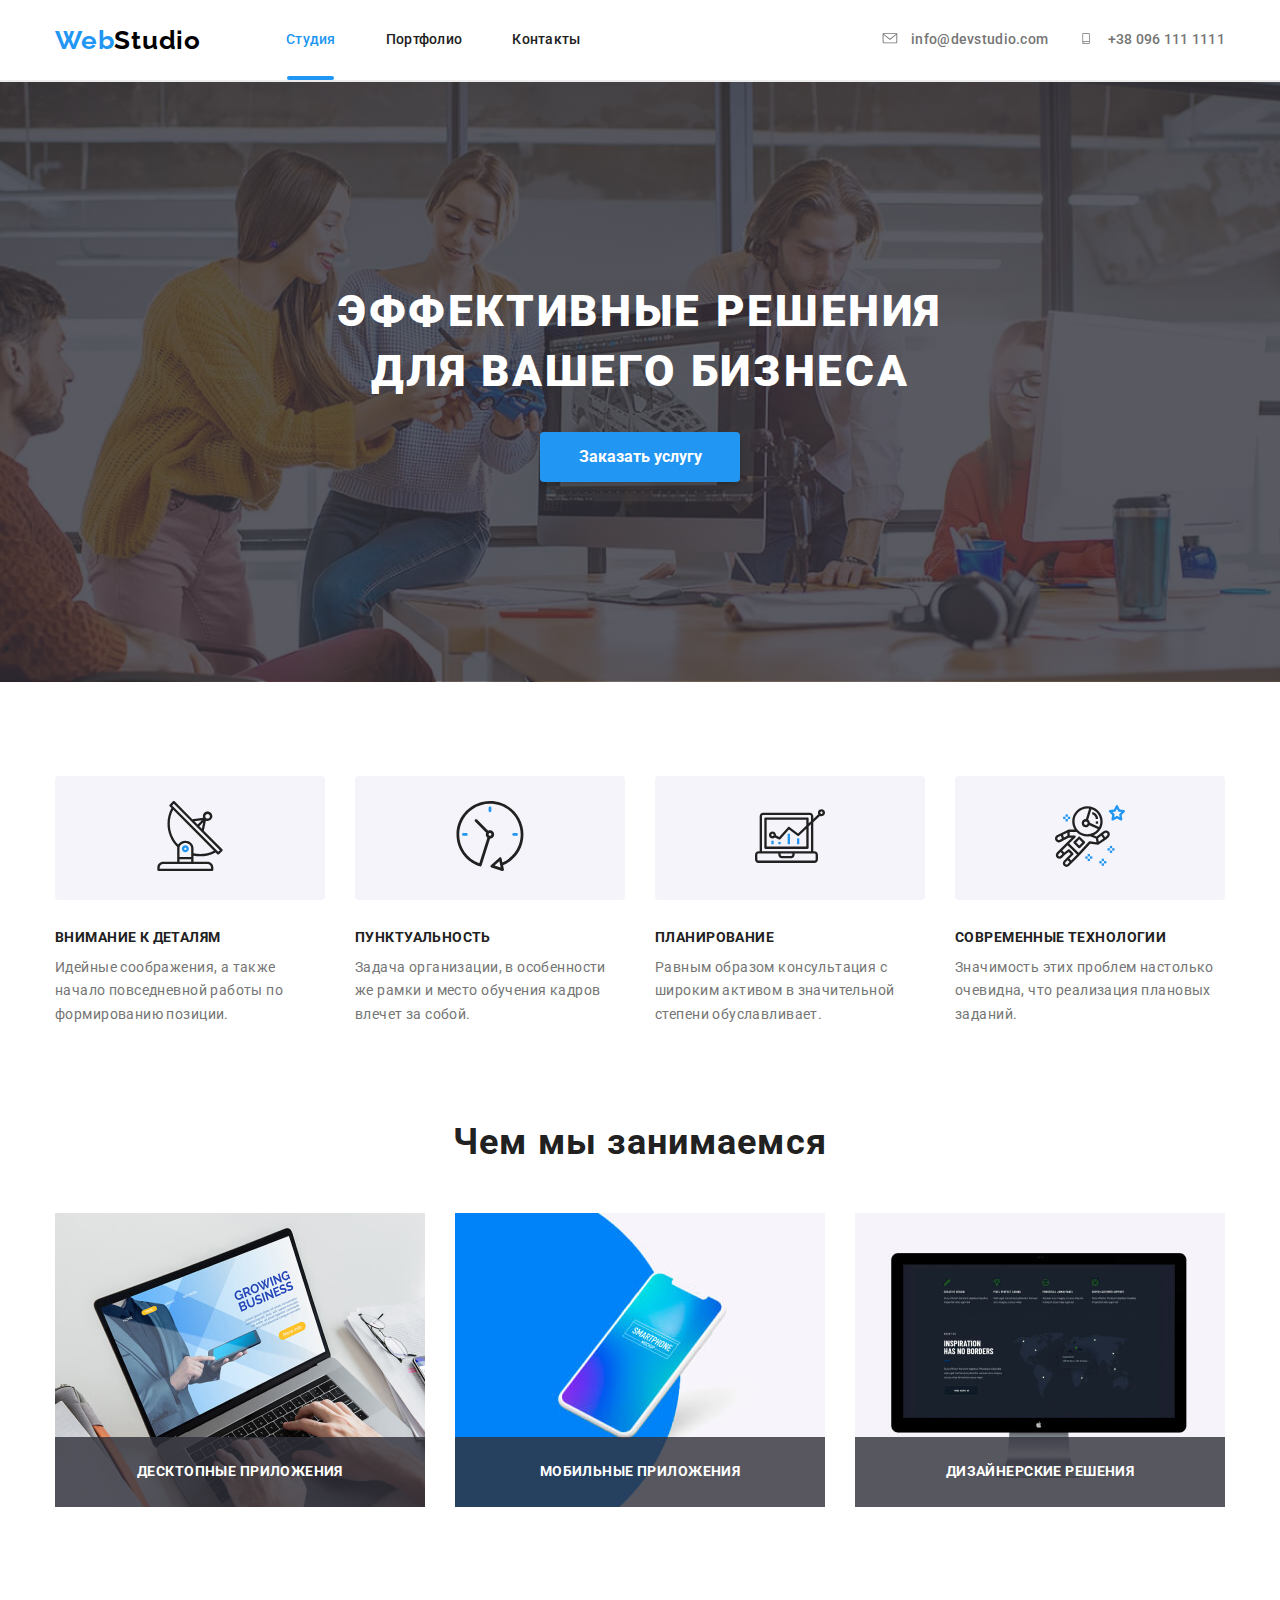
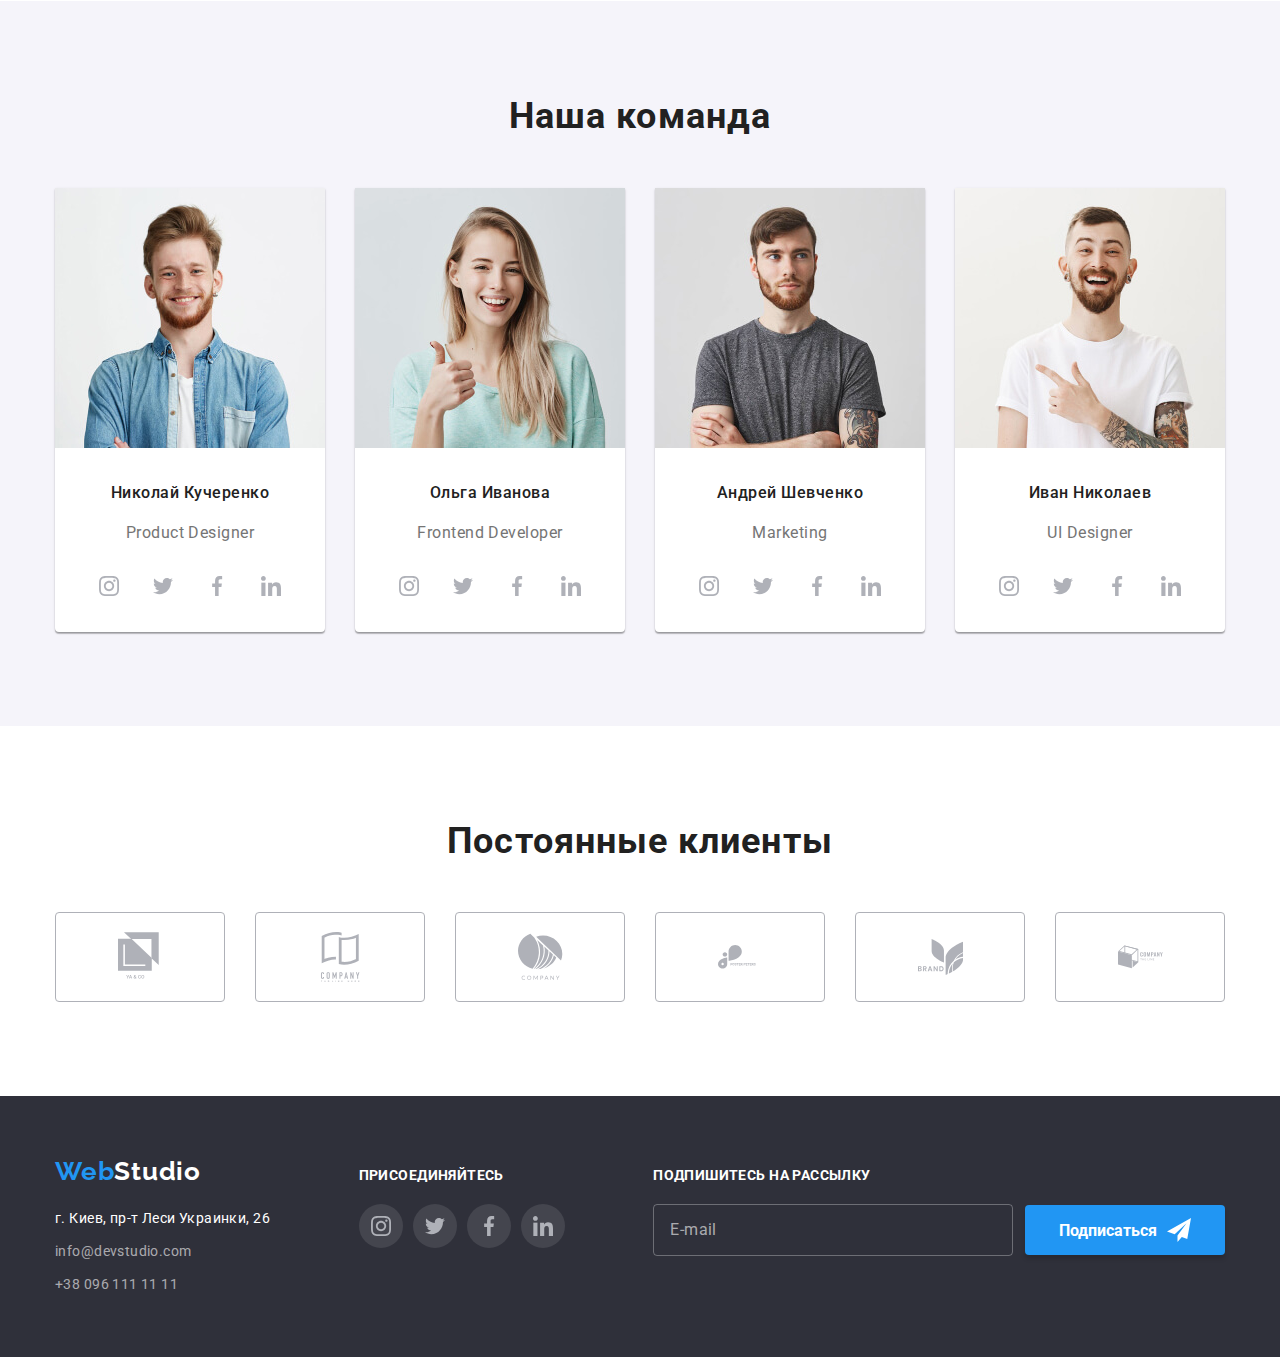
<file: index.html>
<!DOCTYPE html>
<html lang="ru">
  <head>
    <meta charset="UTF-8" />
    <meta name="viewport" content="width=device-width, initial-scale=1.0" />
    <title>Document</title>
    <link
      href="https://fonts.googleapis.com/css2?family=Raleway:wght@700&family=Roboto:wght@400;500;700;900&display=swap"
      rel="stylesheet"
    />
    <link rel="stylesheet" href="./css/modern-normalize.css" />
    <link rel="stylesheet" href="./css/style.css" />
  </head>
  <body>
    <header class="header">
      <div class="container-header container">
        <nav class="navigation">
          <a class="link navigation-logo" href="./index.html" lang="en"
            ><span class="navigation-logo-text">Web</span>Studio</a
          >
          <ul class="list navigation-list">
            <li class="navigation-list-item">
              <a class="link navigation-list-link-active" href="">Студия</a>
            </li>
            <li class="navigation-list-item">
              <a class="link navigation-list-link" href="./portfolio.html"
                >Портфолио</a
              >
            </li>
            <li class="navigation-list-item">
              <a class="link navigation-list-link" href="#">Контакты</a>
            </li>
          </ul>
        </nav>
        <address class="address">
          <a class="link address-link-mail" href="mailto:info@devstudio.com">
            <svg class="address-link-svg" width="16" height="11">
              <use href="./image/sprite.svg#icon-envelope"></use>
            </svg>
            info@devstudio.com</a
          >
          <a class="link address-link-mail" href="tel:+380961111111">
            <svg class="address-link-svg" width="16" height="11">
              <use href="./image/sprite.svg#icon-smartphone"></use>
            </svg>
            +38 096 111 1111</a
          >
        </address>
      </div>
    </header>
    <main>
      <!-- секция Hero -->
      <section class="hero">
        <div class="container">
          <h1 class="title hero-title">
            Эффективные решения<br />
            для вашего бизнеса
          </h1>
          <button class="button">Заказать услугу</button>
        </div>
      </section>
      <!-- секция Наши преимущества -->
      <section class="advantages">
        <div class="container">
          <h2 hidden class="title advantages-title">Наши преимущества</h2>
          <ul class="list advantages-list">
            <li class="advantages-list-item">
              <div class="advantages-list-item-svg">
                <svg width="70" height="70">
                  <use href="./image/sprite.svg#icon-antenna"></use>
                </svg>
              </div>
              <h3 class="title advantages-subtitle">Внимание к деталям</h3>
              <p class="advantages-text">
                Идейные соображения, а также начало повседневной работы по
                формированию позиции.
              </p>
            </li>
            <li class="advantages-list-item">
              <div class="advantages-list-item-svg">
                <svg width="70" height="70">
                  <use href="./image/sprite.svg#icon-clock"></use>
                </svg>
              </div>
              <h3 class="title advantages-subtitle">Пунктуальность</h3>
              <p class="advantages-text">
                Задача организации, в особенности же рамки и место обучения
                кадров влечет за собой.
              </p>
            </li>
            <li class="advantages-list-item">
              <div class="advantages-list-item-svg">
                <svg width="70" height="70">
                  <use href="./image/sprite.svg#icon-diagram"></use>
                </svg>
              </div>
              <h3 class="title advantages-subtitle">Планирование</h3>
              <p class="advantages-text">
                Равным образом консультация с широким активом в значительной
                степени обуславливает.
              </p>
            </li>
            <li class="advantages-list-item">
              <div class="advantages-list-item-svg">
                <svg width="70" height="70">
                  <use href="./image/sprite.svg#icon-astronaut"></use>
                </svg>
              </div>
              <h3 class="title advantages-subtitle">Современные технологии</h3>
              <p class="advantages-text">
                Значимость этих проблем настолько очевидна, что реализация
                плановых заданий.
              </p>
            </li>
          </ul>
        </div>
      </section>
      <!-- Чем мы занимаемся -->
      <section class="content">
        <div class="container">
          <h2 class="title content-title">Чем мы занимаемся</h2>
          <ul class="list content-list">
            <li class="content-list-item">
              <img class="img" src="./image/box-1.jpg" alt="ноутбук" />
              <p class="content-list-item-text">Десктопные приложения</p>
            </li>
            <li class="content-list-item">
              <img class="img" src="./image/box-2.jpg" alt="смартфон" />
              <p class="content-list-item-text">Мобильные приложения</p>
            </li>
            <li class="content-list-item">
              <img class="img" src="./image/box-3.jpg" alt="екран монітора" />
              <p class="content-list-item-text">Дизайнерские решения</p>
            </li>
          </ul>
        </div>
      </section>
      <!-- секція Наша команда -->
      <section class="team">
        <div class="container">
          <h2 class="title team-title">Наша команда</h2>
          <ul class="list container-team-list">
            <li class="team-list-item">
              <img
                class="img team-list-img"
                src="./image/nikolai-kucherenko.jpg"
                alt="фото николая кучеренко"
              />
              <h3 class="title team-list-subtitle">Николай Кучеренко</h3>
              <p lang="en" class="team-list-text">Product Designer</p>
              <ul class="list socials-list">
                <li class="socials-list-item">
                  <a
                    class="link socials-list-item-link"
                    href=""
                    aria-label="instagram"
                  >
                    <svg class="socials-list-item-svg" width="20" height="20">
                      <use href="./image/sprite.svg#icon-instagram"></use>
                    </svg>
                  </a>
                </li>
                <li class="socials-list-item">
                  <a
                    class="link socials-list-item-link"
                    href=""
                    aria-label="twitter"
                    ><svg class="socials-list-item-svg" width="20" height="20">
                      <use href="./image/sprite.svg#icon-twitter"></use></svg
                  ></a>
                </li>
                <li class="socials-list-item">
                  <a
                    class="link socials-list-item-link"
                    href=""
                    aria-label="facebook"
                    ><svg class="socials-list-item-svg" width="20" height="20">
                      <use href="./image/sprite.svg#icon-facebook"></use></svg
                  ></a>
                </li>
                <li class="socials-list-item">
                  <a class="link socials-list-item-link" aria-label="linkedin"
                    ><svg class="socials-list-item-svg" width="20" height="20">
                      <use href="./image/sprite.svg#icon-linkedin"></use></svg
                  ></a>
                </li>
              </ul>
            </li>
            <li class="team-list-item">
              <img
                class="img team-list-img"
                src="./image/olha-yvanova.jpg"
                alt="фото ольги іванової"
              />
              <h3 class="title team-list-subtitle">Ольга Иванова</h3>
              <p lang="en" class="team-list-text">Frontend Developer</p>
              <ul class="list socials-list">
                <li class="socials-list-item">
                  <a
                    class="link socials-list-item-link"
                    href=""
                    aria-label="instagram"
                  >
                    <svg class="socials-list-item-svg" width="20" height="20">
                      <use href="./image/sprite.svg#icon-instagram"></use>
                    </svg>
                  </a>
                </li>
                <li class="socials-list-item">
                  <a
                    class="link socials-list-item-link"
                    href=""
                    aria-label="twitter"
                    ><svg class="socials-list-item-svg" width="20" height="20">
                      <use href="./image/sprite.svg#icon-twitter"></use></svg
                  ></a>
                </li>
                <li class="socials-list-item">
                  <a
                    class="link socials-list-item-link"
                    href=""
                    aria-label="facebook"
                    ><svg class="socials-list-item-svg" width="20" height="20">
                      <use href="./image/sprite.svg#icon-facebook"></use></svg
                  ></a>
                </li>
                <li class="socials-list-item">
                  <a class="link socials-list-item-link" aria-label="linkedin"
                    ><svg class="socials-list-item-svg" width="20" height="20">
                      <use href="./image/sprite.svg#icon-linkedin"></use></svg
                  ></a>
                </li>
              </ul>
            </li>
            <li class="team-list-item">
              <img
                class="img team-list-img"
                src="./image/andrei-shevchenko.jpg"
                alt="фото андрея шевченко"
              />
              <h3 class="title team-list-subtitle">Андрей Шевченко</h3>
              <p lang="en" class="team-list-text">Marketing</p>
              <ul class="list socials-list">
                <li class="socials-list-item">
                  <a
                    class="link socials-list-item-link"
                    href=""
                    aria-label="instagram"
                  >
                    <svg class="socials-list-item-svg" width="20" height="20">
                      <use href="./image/sprite.svg#icon-instagram"></use>
                    </svg>
                  </a>
                </li>
                <li class="socials-list-item">
                  <a
                    class="link socials-list-item-link"
                    href=""
                    aria-label="twitter"
                    ><svg class="socials-list-item-svg" width="20" height="20">
                      <use href="./image/sprite.svg#icon-twitter"></use></svg
                  ></a>
                </li>
                <li class="socials-list-item">
                  <a
                    class="link socials-list-item-link"
                    href=""
                    aria-label="facebook"
                    ><svg class="socials-list-item-svg" width="20" height="20">
                      <use href="./image/sprite.svg#icon-facebook"></use></svg
                  ></a>
                </li>
                <li class="socials-list-item">
                  <a class="link socials-list-item-link" aria-label="linkedin"
                    ><svg class="socials-list-item-svg" width="20" height="20">
                      <use href="./image/sprite.svg#icon-linkedin"></use></svg
                  ></a>
                </li>
              </ul>
            </li>
            <li class="team-list-item">
              <img
                class="img team-list-img"
                src="./image/yvan-nykolaev.jpg"
                alt="фото ивана николаева"
              />
              <h3 class="title team-list-subtitle">Иван Николаев</h3>
              <p lang="en" class="team-list-text">UI Designer</p>
              <ul class="list socials-list">
                <li class="socials-list-item">
                  <a
                    class="link socials-list-item-link"
                    href=""
                    aria-label="instagram"
                  >
                    <svg class="socials-list-item-svg" width="20" height="20">
                      <use href="./image/sprite.svg#icon-instagram"></use>
                    </svg>
                  </a>
                </li>
                <li class="socials-list-item">
                  <a
                    class="link socials-list-item-link"
                    href=""
                    aria-label="twitter"
                    ><svg class="socials-list-item-svg" width="20" height="20">
                      <use href="./image/sprite.svg#icon-twitter"></use></svg
                  ></a>
                </li>
                <li class="socials-list-item">
                  <a
                    class="link socials-list-item-link"
                    href=""
                    aria-label="facebook"
                    ><svg class="socials-list-item-svg" width="20" height="20">
                      <use href="./image/sprite.svg#icon-facebook"></use></svg
                  ></a>
                </li>
                <li class="socials-list-item">
                  <a class="link socials-list-item-link" aria-label="linkedin"
                    ><svg class="socials-list-item-svg" width="20" height="20">
                      <use href="./image/sprite.svg#icon-linkedin"></use></svg
                  ></a>
                </li>
              </ul>
            </li>
          </ul>
        </div>
      </section>
      <!-- Постоянные клиенты -->
      <section class="client">
        <div class="container">
          <h2 class="title client-title">Постоянные клиенты</h2>
          <ul class="list client-list">
            <li class="client-list-item">
              <a class="link client-list-link" href="#"
                ><svg class="sclient-list-svg" width="45" height="50">
                  <use href="./image/sprite.svg#icon-logo1"></use></svg
              ></a>
            </li>
            <li class="client-list-item">
              <a class="link client-list-link" href="#"
                ><svg class="sclient-list-svg" width="45" height="50">
                  <use href="./image/sprite.svg#icon-logo2"></use></svg
              ></a>
            </li>
            <li class="client-list-item">
              <a class="link client-list-link" href="#"
                ><svg class="sclient-list-svg" width="45" height="50">
                  <use href="./image/sprite.svg#icon-logo3"></use></svg
              ></a>
            </li>
            <li class="client-list-item">
              <a class="link client-list-link" href="#"
                ><svg class="sclient-list-svg" width="45" height="50">
                  <use href="./image/sprite.svg#icon-logo4"></use></svg
              ></a>
            </li>
            <li class="client-list-item">
              <a class="link client-list-link" href="#"
                ><svg class="sclient-list-svg" width="45" height="50">
                  <use href="./image/sprite.svg#icon-logo5"></use></svg
              ></a>
            </li>
            <li class="client-list-item">
              <a class="link client-list-link" href="#"
                ><svg class="sclient-list-svg" width="45" height="50">
                  <use href="./image/sprite.svg#icon-logo6"></use></svg
              ></a>
            </li>
          </ul>
        </div>
      </section>
    </main>
    <footer class="footer">
      <div class="footer-container container">
        <div class="footer-container-address">
          <a class="link footer-logo" href="./index.html" lang="en"
            ><span class="navigation-logo-text">Web</span>Studio</a
          >
          <address class="footer-address">
            <p class="footer-address-text">г. Киев, пр-т Леси Украинки, 26</p>
            <a class="link footer-address-mail" href="mailto:info@devstudio.com"
              >info@devstudio.com</a
            >
            <a class="link footer-address-mail" href="tel:+380961111111"
              >+38 096 111 11 11</a
            >
          </address>
        </div>
        <div class="footer-join">
          <b class="footer-social-join">присоединяйтесь</b>
          <ul class="list footer-social-list">
            <li class="footer-social-list-item">
              <a
                class="footer-social-list-item-link"
                href=""
                aria-label="instagram"
                ><svg class="socials-list-item-svg" width="20" height="20">
                  <use href="./image/sprite.svg#icon-instagram"></use></svg
              ></a>
            </li>
            <li class="footer-social-list-item">
              <a
                class="footer-social-list-item-link"
                href=""
                aria-label="twitter"
                ><svg class="socials-list-item-svg" width="20" height="20">
                  <use href="./image/sprite.svg#icon-twitter"></use></svg
              ></a>
            </li>
            <li class="footer-social-list-item">
              <a
                class="footer-social-list-item-link"
                href=""
                aria-label="facebook"
                ><svg class="socials-list-item-svg" width="20" height="20">
                  <use href="./image/sprite.svg#icon-facebook"></use></svg
              ></a>
            </li>
            <li class="footer-social-list-item">
              <a
                class="footer-social-list-item-link"
                href=""
                aria-label="linkedin"
                ><svg class="socials-list-item-svg" width="20" height="20">
                  <use href="./image/sprite.svg#icon-linkedin"></use></svg
              ></a>
            </li>
          </ul>
        </div>
        <div class="footer-send">
          <b class="footer-social-join">подпишитесь на рассылку</b>
          <div class="footer-send-content">
            <p class="footer-send-text">E-mail</p>
            <button class="button footer-send">
              Подписаться
              <svg class="send-svg" width="24" height="24">
                <use href="./image/sprite.svg#icon-send"></use>
              </svg>
            </button>
          </div>
        </div>
      </div>
    </footer>
  </body>
</html>
</file>
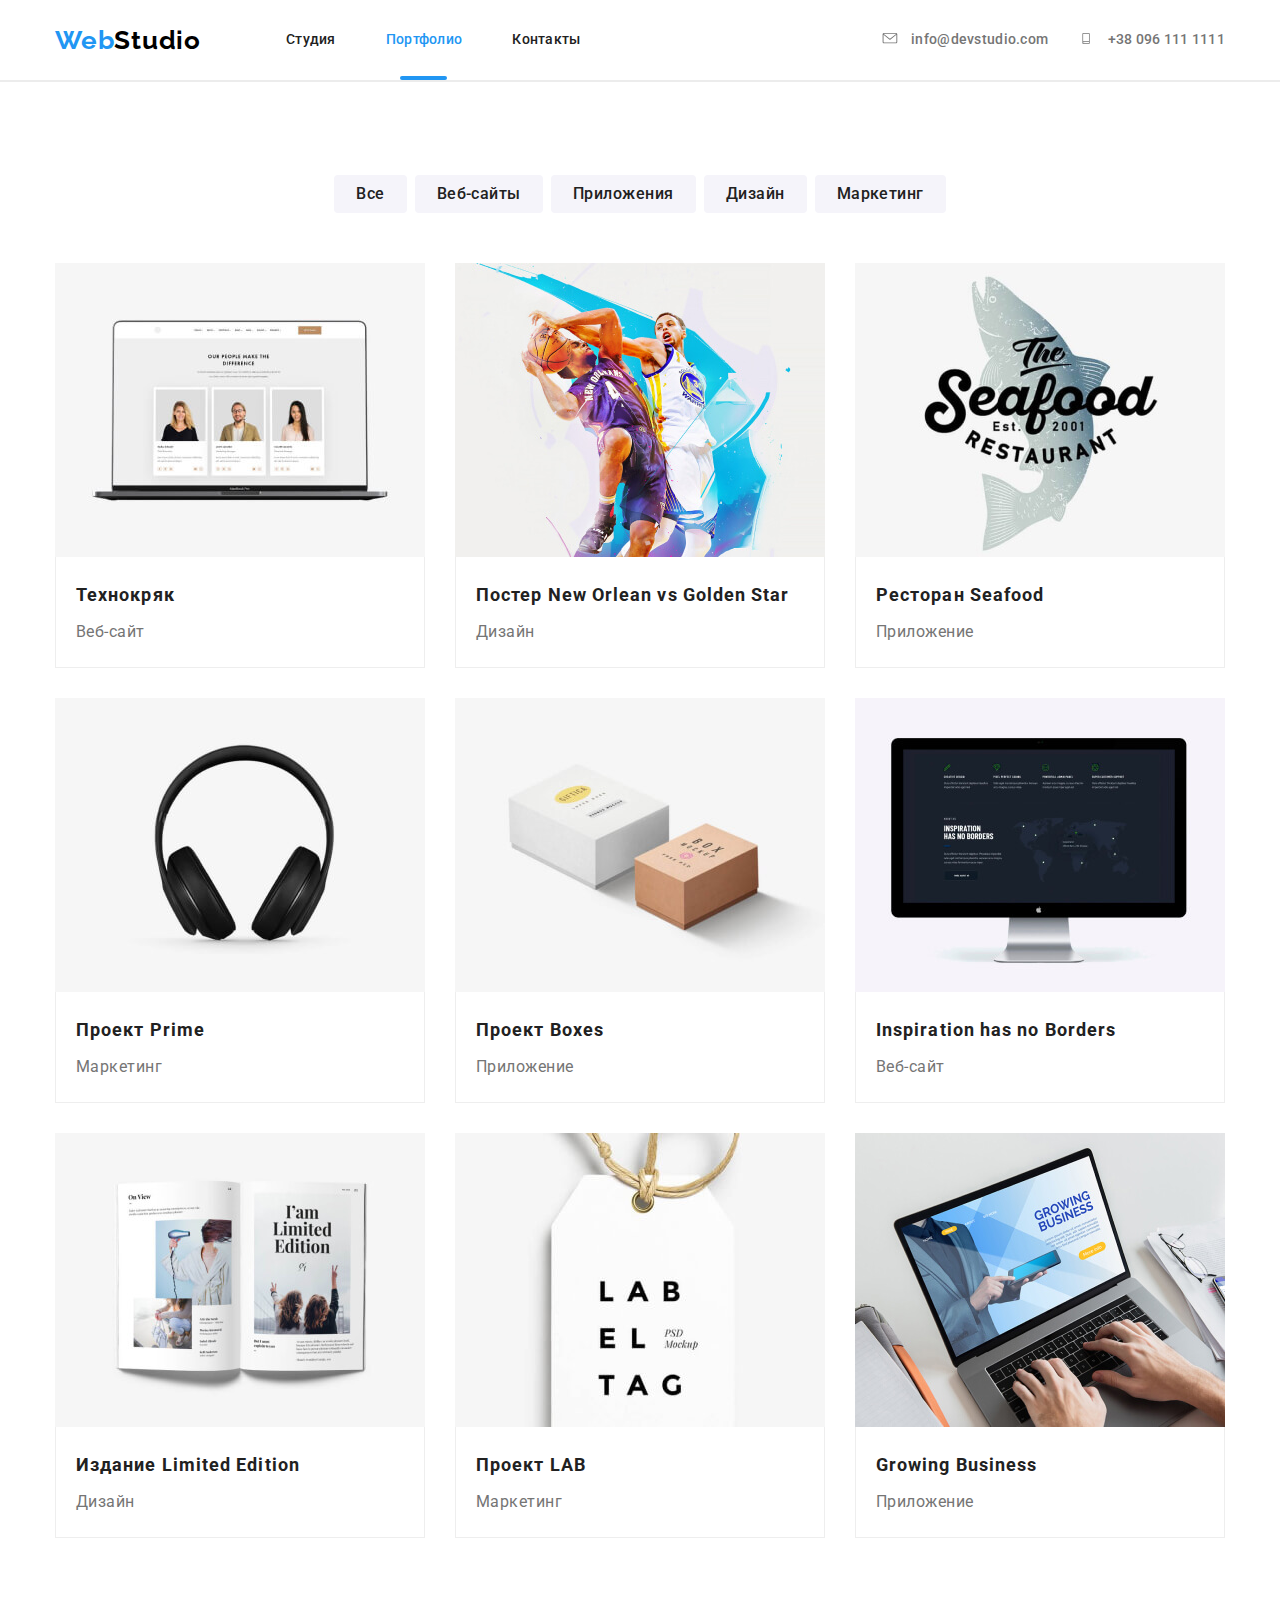
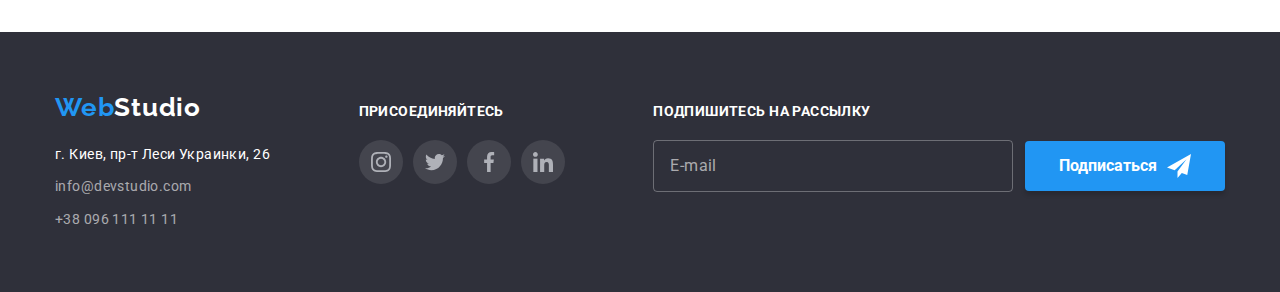
<file: portfolio.html>
<!DOCTYPE html>
<html lang="ru">
  <head>
    <meta charset="UTF-8" />
    <meta name="viewport" content="width=device-width, initial-scale=1.0" />
    <title>Document</title>
    <link
      href="https://fonts.googleapis.com/css2?family=Raleway:wght@700&family=Roboto:wght@400;500;700;900&display=swap"
      rel="stylesheet"
    />
<link rel="stylesheet" href="./css/modern-normalize.css" />
    <link rel="stylesheet" href="./css/style.css" />
  
  </head>
  <body>
    <header class="header">
      <div class="container-header container">
        <nav class="navigation">
          <a class="link navigation-logo" href="./index.html" lang="en"><span
              class="navigation-logo-text">Web</span>Studio</a>
          <ul class="list navigation-list">
            <li class="navigation-list-item">
              <a class="link navigation-list-link" href="./index.html">Студия</a>
            </li>
            <li class="navigation-list-item">
              <a class="link navigation-list-link-active" href="./portfolio.html">Портфолио</a>
            </li class="navigation-list-item">
            <li><a class="link navigation-list-link" href="#">Контакты</a></li>
          </ul>
        </nav>
        <address class="address">
          <a class="link address-link-mail" href="mailto:info@devstudio.com">
            <svg class="address-link-svg" width="16" height="11">
              <use href="./image/sprite.svg#icon-envelope"></use>
            </svg>
            info@devstudio.com</a>
          <a class="link address-link-mail" href="tel:+380961111111">
            <svg class="address-link-svg" width="16" height="11">
              <use href="./image/sprite.svg#icon-smartphone"></use>
            </svg>
            +38 096 111 1111</a>
        </address>
      </div>
    </header>
    <main>
      <section class="portfolio">
        <h1 hidden>Портфоліо</h1>
        <div class="portfolio-container container">
          <ul class="list portfolio-list-button">
            <li class="portfolio-list-item"><button class="portfolio-button">Все</button></li>
            <li class="portfolio-list-item"><button class="portfolio-button">Веб-сайты</button></li>
            <li class="portfolio-list-item"><button class="portfolio-button">Приложения</button></li>
            <li class="portfolio-list-item"><button class="portfolio-button">Дизайн</button></li>
            <li class="portfolio-list-item"><button class="portfolio-button">Маркетинг</button></li>
          </ul>
        </div>
        <div class="project container">
          <ul class="list project-list">
          <li class="project-list-item">
           <a class="link" href="">
             <div class="owerlay">
              <img class="img project-img" src="./image-portfolio/img-portflio-1.jpg" alt="Лептоп" />
              <p class="project-text-owerlay">Технокряк это современная площадка распространения коронавируса. Компании используют эту платформу для цифрового
          шпионажа и атак на защищённые сервера конкурентов.</p></div>
            <div class="card">
            <h2 class="title project-title">Технокряк</h2>
            <p class="project-text">Веб-сайт</p>
          </div></a>
          </li>
          <li class="project-list-item">
            <a class="link" href=""><div class="owerlay"><img class="img project-img" src="./image-portfolio/img-portflio-2.jpg" alt="Гра в баскетбол" /><p class="project-text-owerlay">Технокряк это современная площадка распространения коронавируса. Компании используют эту
              платформу для цифрового
              шпионажа и атак на защищённые сервера конкурентов.</p></div>
            <div class="card">
              <h2 class="title project-title">Постер New Orlean vs Golden Star</h2>
              <p class="project-text">Дизайн</p>
            </div></a>
          </li>
          <li class="project-list-item">
            <a class="link" href=""><div class="owerlay"><img class="img project-img" src="./image-portfolio/img-portflio-3.jpg" alt="Логотип ресторану" /><p class="project-text-owerlay">Технокряк это современная площадка распространения коронавируса. Компании используют эту платформу для цифрового
          шпионажа и атак на защищённые сервера конкурентов.</p></div>
            <div class="card">
              <h2 class="title project-title">Ресторан Seafood</h2>
              <p class="project-text">Приложение</p>
            </div></a>
          </li>
          <li class="project-list-item">
            <a class="link" href=""><div class="owerlay"><img class="img project-img" src="./image-portfolio/img-portflio-4.jpg" alt="Наушники" /><p class="project-text-owerlay">Технокряк это современная площадка распространения коронавируса. Компании используют эту платформу для цифрового
          шпионажа и атак на защищённые сервера конкурентов.</p></div>
            <div class="card">
              <h2 class="title project-title">Проект Prime</h2>
              <p class="project-text">Маркетинг</p>
            </div></a>
          </li>
          <li class="project-list-item">
            <a class="link" href=""><div class="owerlay"><img class="img project-img" src="./image-portfolio/img-portflio-5.jpg" alt="Дві коробки" /><p class="project-text-owerlay">Технокряк это современная площадка распространения коронавируса. Компании используют эту платформу для цифрового
          шпионажа и атак на защищённые сервера конкурентов.</p></div>
            <div class="card">
              <h2 class="title project-title">Проект Boxes</h2>
              <p class="project-text">Приложение</p>
            </div></a>
          </li>
          <li class="project-list-item">
            <a class="link" href=""><div class="owerlay"><img class="img project-img" src="./image-portfolio/img-portflio-6.jpg" alt="Монітор" /><p class="project-text-owerlay">Технокряк это современная площадка распространения коронавируса. Компании используют эту
              платформу для цифрового
              шпионажа и атак на защищённые сервера конкурентов.</p></div>
            <div class="card">
              <h2 class="title project-title">Inspiration has no Borders</h2>
              <p class="project-text">Веб-сайт</p>
            </div></a>
          </li>
          <li class="project-list-item">
            <a class="link" href=""><div class="owerlay"><img class="img project-img" src="./image-portfolio/img-portflio-7.jpg" alt="Розкрита книга" /><p class="project-text-owerlay">Технокряк это современная площадка распространения коронавируса. Компании используют эту
              платформу для цифрового
              шпионажа и атак на защищённые сервера конкурентов.</p></div>
            <div class="card">
              <h2 class="title project-title">Издание Limited Edition</h2>
              <p class="project-text">Дизайн</p>
            </div></a>
          </li>
          <li class="project-list-item">
            <a class="link" href=""><div class="owerlay"><img class="img project-img" src="./image-portfolio/img-portflio-8.jpg" alt="Бірка" /><p class="project-text-owerlay">Технокряк это современная площадка распространения коронавируса. Компании используют эту
              платформу для цифрового
              шпионажа и атак на защищённые сервера конкурентов.</p></div>
            <div class="card">
              <h2 class="title project-title">Проект LAB</h2>
              <p class="project-text">Маркетинг</p>
            </div></a>
          </li>
          <li class="project-list-item">
           <a class="link" href=""><div class="owerlay"><img class="img project-img" src="./image-portfolio/img-portflio-9.jpg" alt="Робота на ноутбуці" /><p class="project-text-owerlay">Технокряк это современная площадка распространения коронавируса. Компании используют эту
              платформу для цифрового
              шпионажа и атак на защищённые сервера конкурентов.</p></div>
          <div class="card">
            <h2 class="title project-title">Growing Business</h2>
            <p class="project-text">Приложение</p>
          </div></a>
          </li>
        </ul></div>
      </section>
    </main>
  <footer class="footer">
    <div class="footer-container container">
      <div class="footer-container-address">
        <a class="link footer-logo" href="./index.html" lang="en"><span class="navigation-logo-text">Web</span>Studio</a>
        <address class="footer-address">
          <p class="footer-address-text">г. Киев, пр-т Леси Украинки, 26</p>
          <a class="link footer-address-mail" href="mailto:info@devstudio.com">info@devstudio.com</a>
          <a class="link footer-address-mail" href="tel:+380961111111">+38 096 111 11 11</a>
        </address>
      </div>
      <div class="footer-join">
        <b class="footer-social-join">присоединяйтесь</b>
        <ul class="list footer-social-list">
          <li class="footer-social-list-item">
            <a class="footer-social-list-item-link" href="" aria-label="instagram"><svg class="socials-list-item-svg"
                width="20" height="20">
                <use href="./image/sprite.svg#icon-instagram"> </use>
              </svg></a>
          </li>
          <li class="footer-social-list-item">
            <a class="footer-social-list-item-link" href="" aria-label="twitter"><svg class="socials-list-item-svg"
                width="20" height="20">
                <use href="./image/sprite.svg#icon-twitter"> </use>
              </svg></a>
          </li>
          <li class="footer-social-list-item">
            <a class="footer-social-list-item-link" href="" aria-label="facebook"><svg class="socials-list-item-svg"
                width="20" height="20">
                <use href="./image/sprite.svg#icon-facebook"> </use>
              </svg></a>
          </li>
          <li class="footer-social-list-item">
            <a class="footer-social-list-item-link" href="" aria-label="linkedin"><svg class="socials-list-item-svg"
                width="20" height="20">
                <use href="./image/sprite.svg#icon-linkedin"> </use>
              </svg></a>
          </li>
        </ul>
      </div>
      <div class="footer-send">
        <b class="footer-social-join">подпишитесь на рассылку</b>
        <div class="footer-send-content">
          <p class="footer-send-text">E-mail</p>
          <button class="button footer-send">Подписаться
            <svg class="send-svg" width="24" height="24">
              <use href="./image/sprite.svg#icon-send"> </use>
            </svg>
          </button>
        </div>
      </div>
    </div>
  </footer>
  </body>
</html>
</file>
<file: css/style.css>
:root {
  --font-title: "Roboto", sans-serif;
  --font-logo: "Raleway", sans-serif;
  --title-dark-theme-color: #ffffff;
  --title-light-theme-color: #212121;
  --accent: #2196f3;
  --text-color: #757575;
}
html {
  box-sizing: border-box;
}
*,
*::before,
*::after {
  box-sizing: inherit;
}

body {
  background-color: #ffffff;
  color: var(--title-light-theme-color);
  font-family: var(--font-title);
  font-style: normal;
  font-weight: 500;
  font-size: 14px;
  line-height: 1.14;
  letter-spacing: 0.02em;
}
.container {
  width: 1200px;
  padding-left: 15px;
  padding-right: 15px;
  margin-left: auto;
  margin-right: auto;
}

.title {
  margin: 0;
}

.img {
  display: block;
  margin: 0;
}

.list {
  list-style: none;
  padding-right: 0px;
  padding-left: 0px;
  margin: 0px;
}

.link {
  display: block;
  text-decoration: none;
  margin: 0px;
}

/* Hedear */
.container-header {
  display: flex;
  align-items: center;
}

.header::after {
  display: block;
  margin-right: auto;
  margin-left: auto;
  content: "";
  width: 1600px;
  height: 0px;
  border: 1px solid #ececec;
}

.navigation {
  display: flex;
  align-items: center;
}

.navigation-list {
  display: flex;
  margin-top: 0;
  margin-bottom: 0;
}

.navigation-logo {
  display: block;
  margin-right: 85px;

  font-family: var(--font-logo);
  font-style: normal;
  font-weight: 700;
  font-size: 26px;
  line-height: 1.19;
  letter-spacing: 0.03em;
  color: #000000;
}

.navigation-logo-text {
  font-family: var(--font-logo);
  font-style: normal;
  font-weight: 700;
  font-size: 26px;
  line-height: 1.19;
  letter-spacing: 0.03em;
  color: #2196f3;
}

.navigation-list-item:not(:last-child) {
  margin-right: 50px;
}

.navigation-list-link {
  padding-top: 32px;
  padding-bottom: 32px;

  color: var(--title-light-theme-color);

  transition: color 250ms cubic-bezier(0.4, 0, 0.2, 1);
}

.navigation-list-link-active {
  padding-top: 32px;

  color: var(--accent);
}

.navigation-list-link-active::after {
  display: block;
  margin-top: 28px;
  margin-right: auto;
  margin-left: auto;
  content: "";
  width: 47px;
  height: 4px;
  background: var(--accent);
  border-radius: 2px;
}

.navigation-list-link:hover,
.navigation-list-link:focus {
  color: var(--accent);
}

.address {
  display: flex;
  align-items: center;
  margin-left: auto;
}

.address-link-mail:not(:last-child) {
  margin-right: 30px;
}

.address-link-mail {
  padding-top: 32px;
  padding-bottom: 32px;

  font-style: normal;
  color: var(--text-color);

  transition: color 250ms cubic-bezier(0.4, 0, 0.2, 1);
}

.address-link-svg {
  margin-right: 10px;
  fill: var(--text-color);

  transition: fill 250ms cubic-bezier(0.4, 0, 0.2, 1);
}

.address-link-mail:hover .address-link-svg,
.address-link-mail:focus .address-link-svg {
  fill: var(--accent);
}

.address-link-mail:hover,
.address-link-mail:focus {
  color: var(--accent);
}

.img-logo {
  margin-top: 0;
  margin-right: 10px;
  margin-bottom: 0;
}

/* секция Hero */
.hero {
  max-width: 1600px;
  background-image: linear-gradient(
      rgba(47, 48, 58, 0.8),
      rgba(47, 48, 58, 0.8)
    ),
    url("../image/hero-img.jpg");
  background-position: center;
  background-repeat: no-repeat;
  background-size: cover;

  padding-top: 200px;
  padding-bottom: 200px;
  margin-right: auto;
  margin-left: auto;
}

.hero-title {
  display: block;
  margin-bottom: 30px;

  font-weight: 900;
  font-size: 44px;
  line-height: 1.36;
  text-align: center;
  letter-spacing: 0.06em;
  text-transform: uppercase;
  color: var(--title-dark-theme-color);
}

.button {
  width: 200px;
  height: 50px;
  display: flex;
  margin-left: auto;
  margin-right: auto;
  padding: 0px;
  justify-content: center;
  align-items: center;

  font-weight: 700;
  font-size: 16px;
  line-height: 1.86;
  color: var(--title-dark-theme-color);

  background-color: var(--accent);
  border: 0px;
  border-radius: 4px;
  border-style: solid;
  box-shadow: 0px 4px 4px rgba(0, 0, 0, 0.15);
}

/* секция Наши преимущества */
.advantages {
  padding-top: 94px;
  padding-bottom: 94px;
}

.advantages-list {
  display: flex;
}

.advantages-list-item:not(:last-child) {
  margin-right: 30px;
}
.advantages-list-item-svg {
  margin-bottom: 30px;
  padding-top: 25px;
  padding-right: 100px;
  padding-bottom: 25px;
  padding-left: 100px;

  background-color: #f5f4fa;
  border-radius: 4px;
}
.advantages-subtitle {
  margin-bottom: 10px;

  font-weight: 700;
  font-size: 14px;
  line-height: 1.14;
  letter-spacing: 0.03em;
  text-transform: uppercase;
}

.advantages-text {
  margin-top: 0px;
  margin-bottom: 0px;

  font-weight: 400;
  font-size: 14px;
  line-height: 1.71;
  letter-spacing: 0.03em;
  color: var(--text-color);
}

/* Чем мы занимаемся */
.content {
  padding-bottom: 94px;
}

.content-list {
  display: flex;
}

.content-title,
.team-title,
.client-title {
  margin-top: 0px;
  margin-right: auto;
  margin-bottom: 50px;
  margin-left: auto;

  font-weight: 700;
  font-size: 36px;
  line-height: 1.17;
  text-align: center;
  letter-spacing: 0.03em;
}

.content-list-item:not(:last-child) {
  margin-right: 30px;
}

.content-list-item {
  position: relative;
}

.content-list-item-text {
  position: absolute;
  bottom: 0;
  display: block;
  width: 100%;
  margin-top: 0px;
  margin-bottom: 0px;
  padding-top: 27px;
  padding-bottom: 27px;

  background-color: rgba(47, 48, 58, 0.8);
  font-weight: 700;
  text-align: center;
  letter-spacing: 0.03em;
  text-transform: uppercase;
  color: var(--title-dark-theme-color);
}

/* секція Наша команда */
.team {
  background-color: #f5f4fa;
  padding-top: 94px;
  padding-bottom: 94px;
}

.container-team-list {
  display: flex;
}
.team-list-item {
  box-shadow: 0px 2px 1px rgba(0, 0, 0, 0.2), 0px 1px 1px rgba(0, 0, 0, 0.14),
    0px 1px 3px rgba(0, 0, 0, 0.12);
  border-radius: 0px 0px 4px 4px;
  background-color: var(--title-dark-theme-color);
}
.team-list-item:not(:last-child) {
  margin-right: 30px;
}

.team-list-img {
  margin-bottom: 30px;
}

.team-list-subtitle {
  margin-top: 0px;
  margin-bottom: 10px;

  font-weight: 500;
  font-size: 16px;
  line-height: 1.9;
  text-align: center;
  letter-spacing: 0.03em;
}

.team-list-text {
  margin-top: 0px;
  margin-bottom: 16px;

  font-weight: 400;
  font-size: 16px;
  line-height: 1.9;
  text-align: center;
  letter-spacing: 0.03em;
  color: var(--text-color);
}

.socials-list {
  display: flex;
  justify-content: center;
  margin-bottom: 24px;
}

.socials-list-item:not(:last-child) {
  margin-right: 10px;
}

.socials-list-item-link {
  display: flex;
  justify-content: center;
  align-items: center;
  width: 44px;
  height: 44px;
  border-radius: 50%;
  transition: background-color 250ms cubic-bezier(0.4, 0, 0.2, 1);
}

.socials-list-item-svg {
  fill: #afb1b8;
  transition: fill 250ms cubic-bezier(0.4, 0, 0.2, 1);
}

.socials-list-item-link:hover .socials-list-item-svg,
.socials-list-item-link:focus .socials-list-item-svg {
  fill: var(--title-dark-theme-color);
}
.socials-list-item-link:hover,
.socials-list-item-link:focus {
  background-color: var(--accent);
}

/* Постоянные клиенты */
.client {
  padding-top: 94px;
  padding-bottom: 94px;
}

.client-list {
  display: flex;
}

.client-list-item:not(:last-child) {
  margin-right: 30px;
}

.client-list-link {
  display: flex;
  justify-content: center;
  align-items: center;
  width: 170px;
  height: 90px;
  border: 1px solid #afb1b8;
  border-radius: 4px;
  transition: background-color 250ms cubic-bezier(0.4, 0, 0.2, 1);
}
.client-list-link:hover .sclient-list-svg,
.client-list-link:focus .sclient-list-svg {
  fill: var(--accent);
}

.client-list-link:hover,
.client-list-link:focus {
  border-color: var(--accent);
}
.sclient-list-svg {
  fill: #afb1b8;
  transition: fill 250ms cubic-bezier(0.4, 0, 0.2, 1);
}

/* Footer */
.footer {
  background-color: #2f303a;
}

.footer-container {
  display: flex;
  align-items: baseline;
  justify-content: space-between;
  padding-top: 60px;
  padding-bottom: 60px;
}

.footer-logo {
  margin-bottom: 20px;

  font-family: var(--font-logo);
  font-style: normal;
  font-weight: 700;
  font-size: 26px;
  line-height: 1.19;
  letter-spacing: 0.03em;

  color: var(--title-dark-theme-color);
}

.footer-address {
  font-style: normal;
  font-weight: 400;
  font-size: 14px;
  line-height: 1.71;
  letter-spacing: 0.03em;

  color: var(--title-dark-theme-color);
}

.footer-address-text {
  margin-top: 0px;
  margin-bottom: 9px;
}

.footer-address-mail:not(:last-child) {
  margin-bottom: 9px;
}

.footer-address-mail {
  color: rgba(255, 255, 255, 0.6);
  transition: color 250ms cubic-bezier(0.4, 0, 0.2, 1);
}

.footer-address-mail:hover,
.footer-address-mail:focus {
  color: var(--accent);
}

.footer-social-join {
  display: block;
  margin-bottom: 20px;

  font-weight: 700;
  font-size: 14px;
  line-height: 1.14;
  letter-spacing: 0.03em;
  text-transform: uppercase;

  color: var(--title-dark-theme-color);
}

.footer-social-list-item:not(:last-child) {
  margin-right: 10px;
}

.footer-social-list {
  display: flex;
}

.footer-social-list-item-link {
  display: flex;
  justify-content: center;
  align-items: center;
  width: 44px;
  height: 44px;

  background: rgba(255, 255, 255, 0.1);
  border-radius: 50%;
  transition: background-color 250ms cubic-bezier(0.4, 0, 0.2, 1);
}

.footer-social-list-item-link:hover .socials-list-item-svg,
.footer-social-list-item-link:focus .socials-list-item-svg {
  fill: var(--title-dark-theme-color);
}

.footer-social-list-item-link:hover,
.footer-social-list-item-link:focus {
  background-color: var(--accent);
}

.footer-send-content {
  display: flex;
  align-items: center;
  margin: 0px;
}
.footer-send-text {
  padding-top: 15px;
  padding-right: 295px;
  padding-bottom: 15px;
  padding-left: 16px;
  margin-top: 0px;
  margin-right: 12px;
  margin-bottom: 0px;

  font-weight: 400;
  font-size: 16px;
  line-height: 1.25;
  letter-spacing: 0.03em;
  color: rgba(255, 255, 255, 0.6);
  border: 1px solid rgba(255, 255, 255, 0.3);
  border-radius: 4px;
}
.send-svg {
  margin-left: 10px;
}

/* Portfolio */
.portfolio {
  padding-top: 93px;
  padding-bottom: 94px;
}

.portfolio-list-button {
  display: flex;
  justify-content: center;
}

.portfolio-container {
  margin-bottom: 50px;
}

.portfolio-list-item:not(:last-child) {
  margin-right: 8px;
}

.portfolio-button {
  padding-top: 6px;
  padding-right: 22px;
  padding-bottom: 6px;
  padding-left: 22px;

  border: 0px;
  border-radius: 4px;
  background-color: #f5f4fa;
  font-weight: 500;
  font-size: 16px;
  line-height: 1.62;
  text-align: center;
  letter-spacing: 0.03em;
  color: var(--title-light-theme-color);
  transition: background-color 250ms cubic-bezier(0.4, 0, 0.2, 1),
    color 250ms cubic-bezier(0.4, 0, 0.2, 1);
}

.portfolio-button:hover,
.portfolio-button:focus {
  background-color: var(--accent);
  color: var(--title-dark-theme-color);
}

.project-list {
  display: flex;
  flex-wrap: wrap;
}

.project-list-item:not(:nth-child(3n)) {
  margin-right: 30px;
}

.project-list-item:not(:nth-last-child(-n + 3)) {
  margin-bottom: 30px;
}
.project-list-item {
  transition: box-shadow 250ms cubic-bezier(0.4, 0, 0.2, 1);
}
.project-list-item:hover,
.project-list-item:focus {
  box-shadow: 0px 1px 1px rgba(0, 0, 0, 0.12), 0px 4px 4px rgba(0, 0, 0, 0.06),
    1px 4px 6px rgba(0, 0, 0, 0.16);
}

.project-list-item:hover .project-text-owerlay {
  transform: translateY(-100%);
  transition: transform 250ms cubic-bezier(0.4, 0, 0.2, 1);
}
.project-title {
  margin-bottom: 4px;

  font-weight: 700;
  font-size: 18px;
  line-height: 2;
  letter-spacing: 0.06em;

  color: var(--title-light-theme-color);
}

.project-text {
  margin-top: 0px;
  margin-bottom: 0px;

  font-weight: 400;
  font-size: 16px;
  line-height: 1.87;
  letter-spacing: 0.03em;

  color: var(--text-color);
}

.project-text-owerlay {
  position: absolute;
  margin: 0;
  padding-top: 63px;
  padding-right: 24px;
  padding-bottom: 63px;
  padding-left: 20px;
  width: 370px;
  font-weight: 400;
  font-size: 18px;
  line-height: 1.56;
  letter-spacing: 0.03em;
  background-color: rgba(33, 150, 243, 0.9);
  color: var(--title-dark-theme-color);
}

.card {
  padding-top: 20px;
  padding-right: 24px;
  padding-bottom: 20px;
  padding-left: 20px;

  border-right: 1px solid #eeeeee;
  border-bottom: 1px solid #eeeeee;
  border-left: 1px solid #eeeeee;
}
.owerlay {
  position: relative;
  overflow: hidden;
}

/* 
Roboto medium
Roboto bold
Roboto regular
Roboto black
Raleway bold
 */

/* 
#2196F3 акцент
#212121 текст заголовків
#757575 текст
#FFFFFF текст на темній темі
 */
</file>
